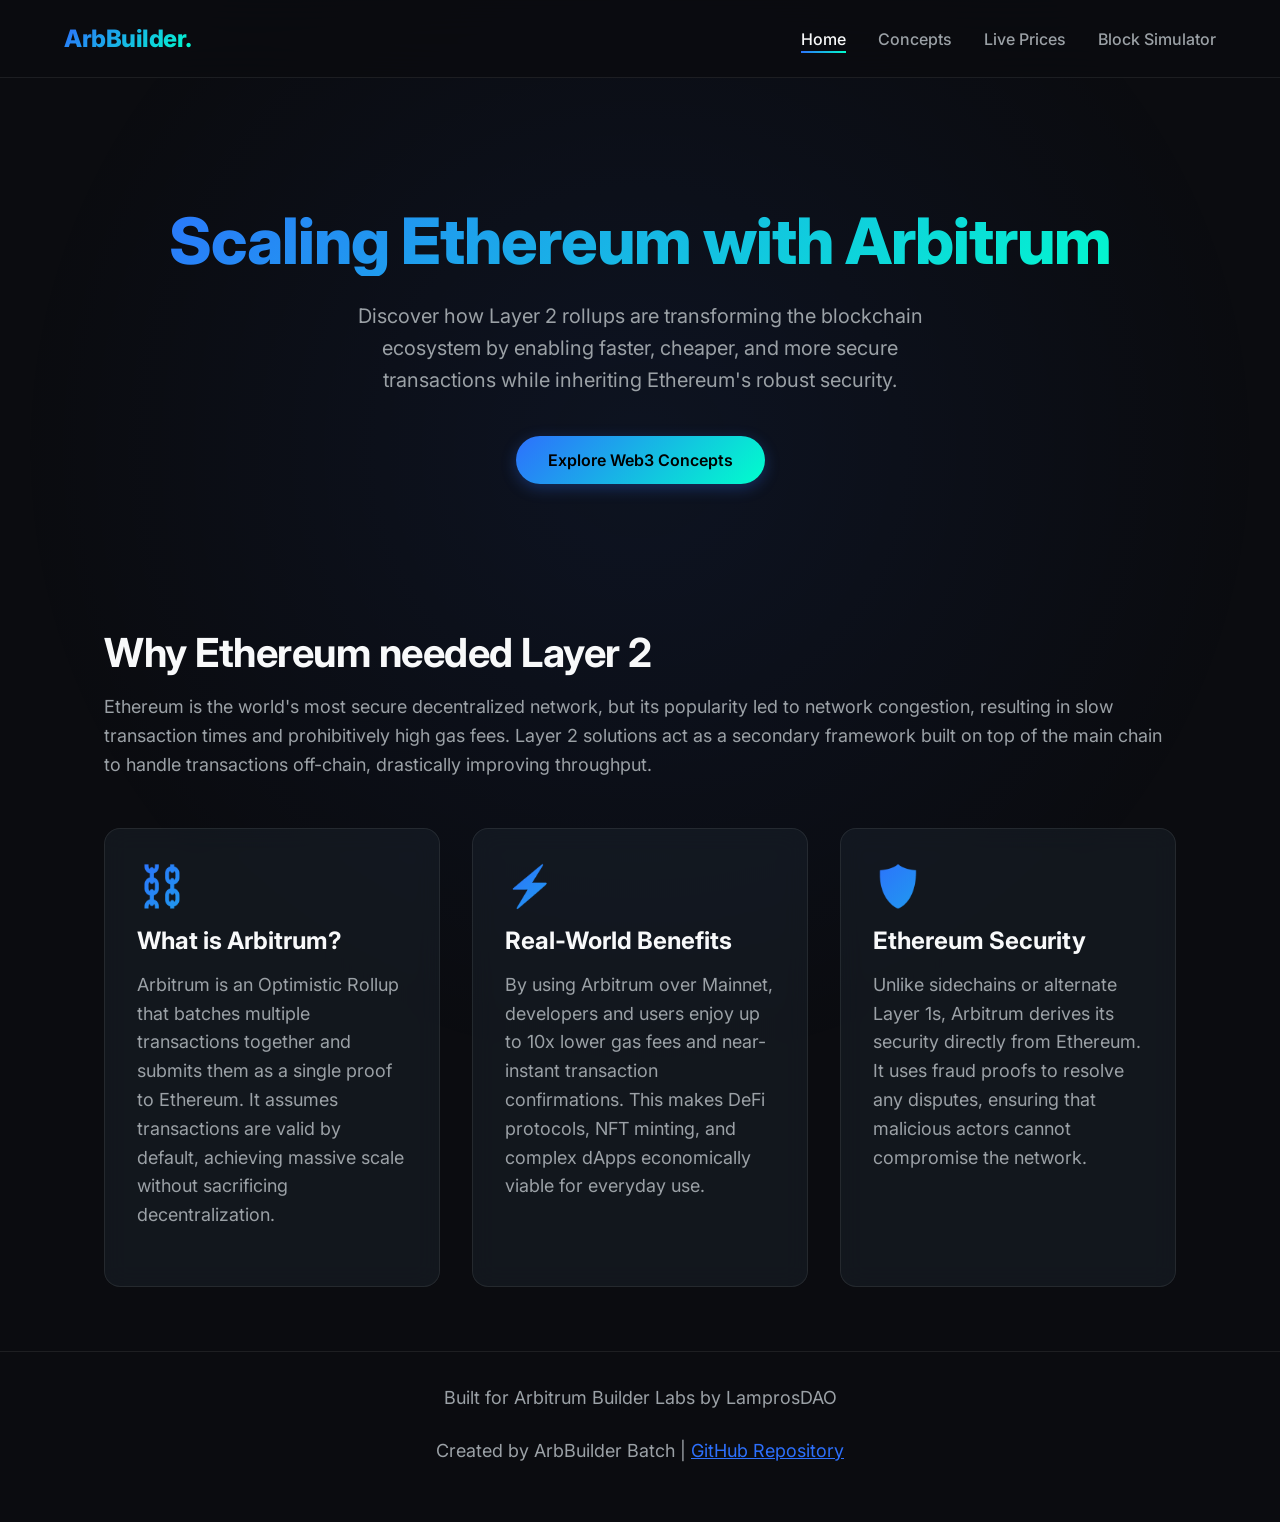
<file: index.html>
<!DOCTYPE html>
<html lang="en">
<head>
    <meta charset="UTF-8">
    <meta name="viewport" content="width=device-width, initial-scale=1.0">
    <title>Arbitrum Builder Labs | Web3 Intro</title>
    <meta name="description" content="A cohesive introduction to Arbitrum, Web3 concepts, live prices, and blockchain simulation.">
    <link rel="stylesheet" href="style.css">
</head>
<body>

    <!-- Navigation -->
    <nav>
        <a href="index.html" class="logo">ArbBuilder.</a>
        <div class="nav-links">
            <a href="index.html">Home</a>
            <a href="concepts.html">Concepts</a>
            <a href="prices.html">Live Prices</a>
            <a href="simulator.html">Block Simulator</a>
        </div>
    </nav>

    <!-- Main Content -->
    <main>
        <section class="hero">
            <h1 class="gradient-text">Scaling Ethereum with Arbitrum</h1>
            <p>Discover how Layer 2 rollups are transforming the blockchain ecosystem by enabling faster, cheaper, and more secure transactions while inheriting Ethereum's robust security.</p>
            <a href="concepts.html" class="btn btn-primary">Explore Web3 Concepts</a>
        </section>

        <section class="features">
            <h2>Why Ethereum needed Layer 2</h2>
            <p>Ethereum is the world's most secure decentralized network, but its popularity led to network congestion, resulting in slow transaction times and prohibitively high gas fees. Layer 2 solutions act as a secondary framework built on top of the main chain to handle transactions off-chain, drastically improving throughput.</p>

            <div class="grid">
                <div class="card glass">
                    <div class="feature-icon">⛓️</div>
                    <h3>What is Arbitrum?</h3>
                    <p>Arbitrum is an Optimistic Rollup that batches multiple transactions together and submits them as a single proof to Ethereum. It assumes transactions are valid by default, achieving massive scale without sacrificing decentralization.</p>
                </div>

                <div class="card glass">
                    <div class="feature-icon">⚡</div>
                    <h3>Real-World Benefits</h3>
                    <p>By using Arbitrum over Mainnet, developers and users enjoy up to 10x lower gas fees and near-instant transaction confirmations. This makes DeFi protocols, NFT minting, and complex dApps economically viable for everyday use.</p>
                </div>

                <div class="card glass">
                    <div class="feature-icon">🛡️</div>
                    <h3>Ethereum Security</h3>
                    <p>Unlike sidechains or alternate Layer 1s, Arbitrum derives its security directly from Ethereum. It uses fraud proofs to resolve any disputes, ensuring that malicious actors cannot compromise the network.</p>
                </div>
            </div>
        </section>
    </main>

    <!-- Footer -->
    <footer>
        <p>Built for Arbitrum Builder Labs by LamprosDAO</p>
        <p>Created by ArbBuilder Batch | <a href="https://github.com" target="_blank" style="color: var(--primary);">GitHub Repository</a></p>
    </footer>

    <script src="script.js"></script>
</body>
</html>
</file>
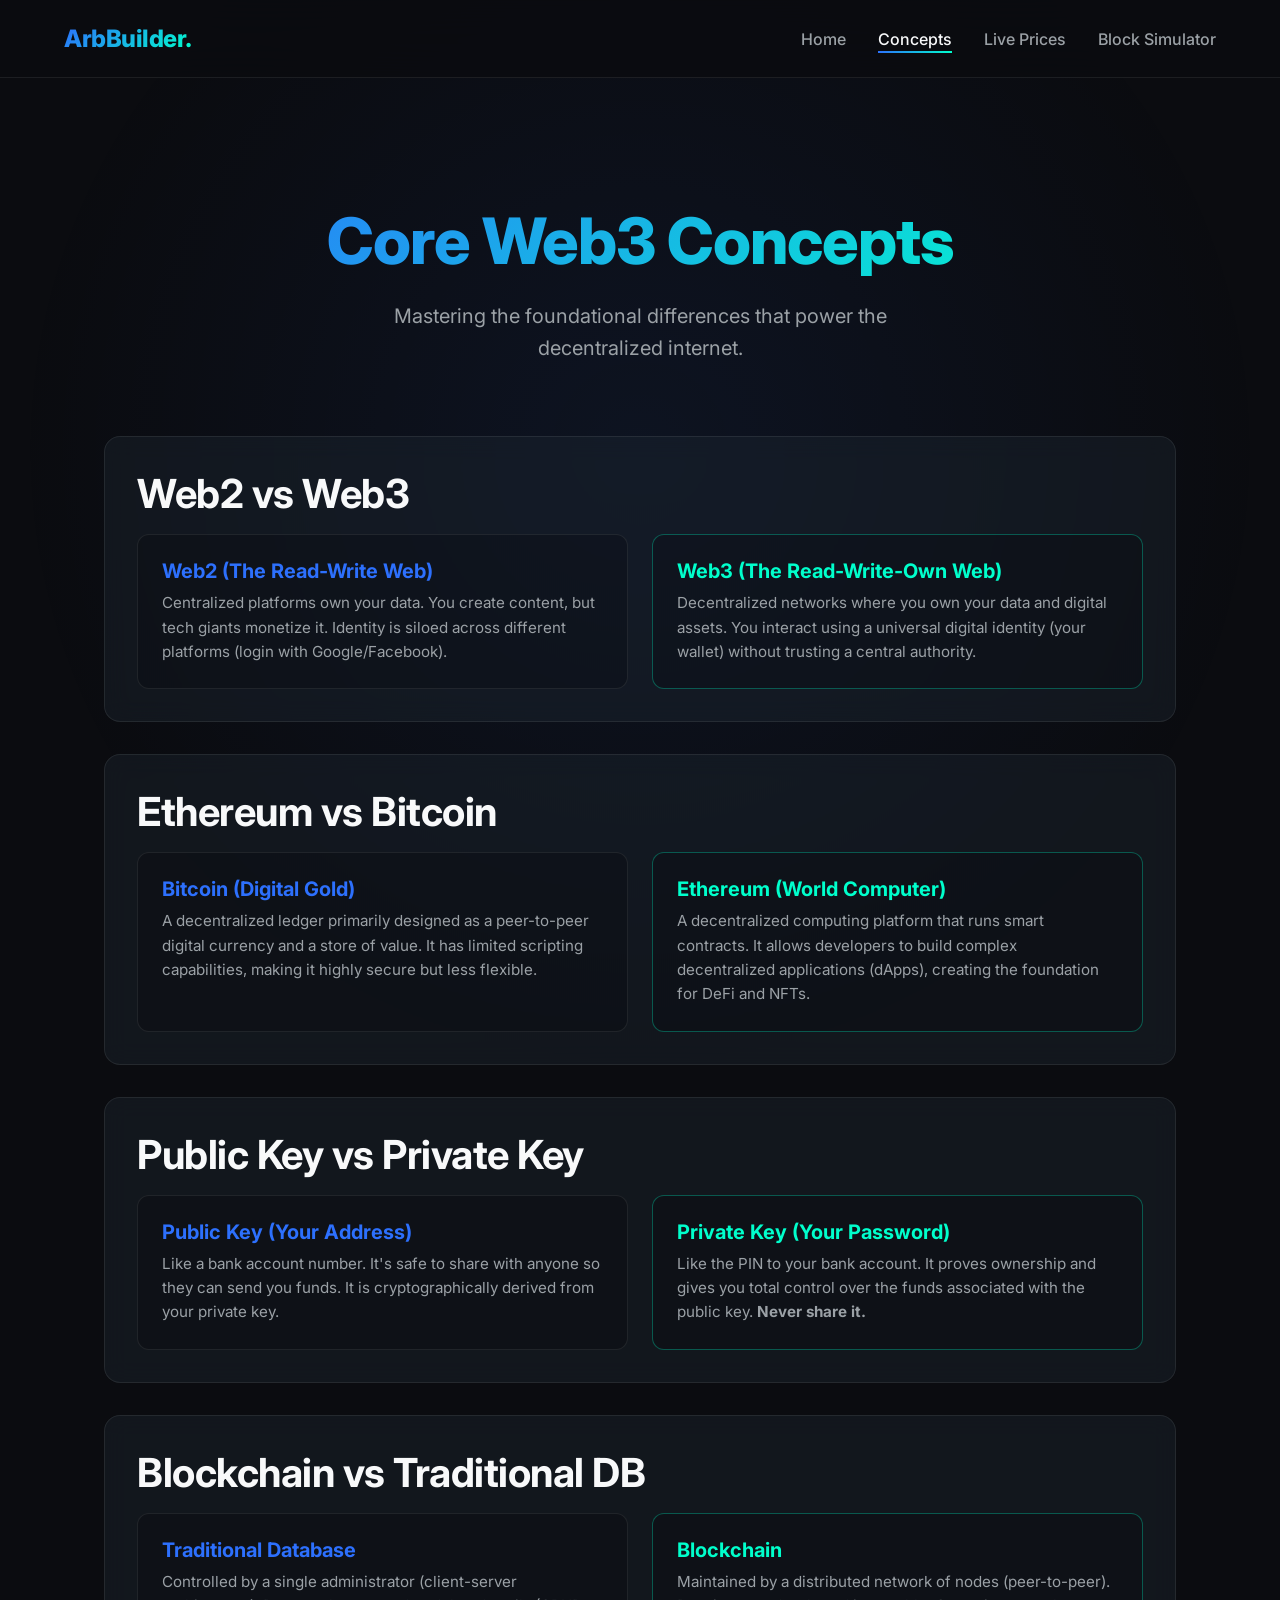
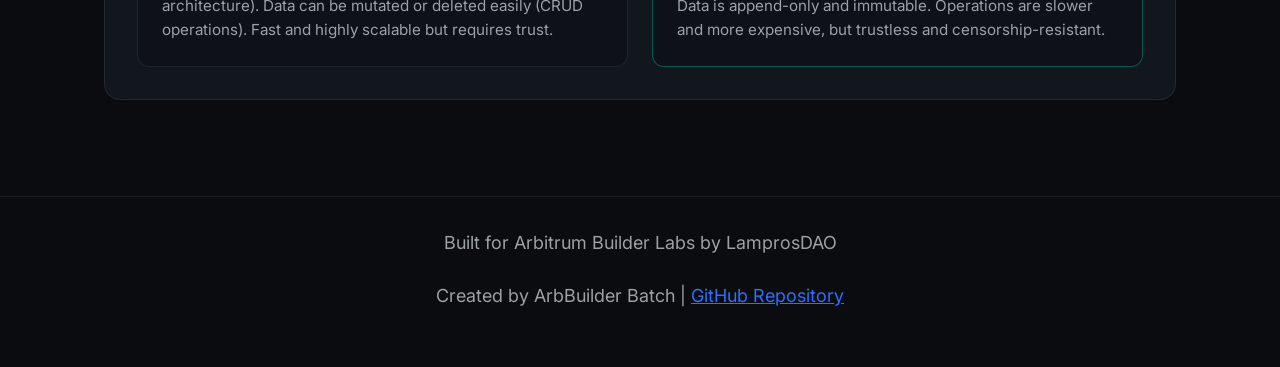
<file: concepts.html>
<!DOCTYPE html>
<html lang="en">
<head>
    <meta charset="UTF-8">
    <meta name="viewport" content="width=device-width, initial-scale=1.0">
    <title>Arbitrum Builder Labs | Concepts</title>
    <meta name="description" content="Visual comparison cards covering core Web3 concepts like Web2 vs Web3, Ethereum vs Bitcoin, and more.">
    <link rel="stylesheet" href="style.css">
    <style>
        .comparison-grid {
            display: grid;
            grid-template-columns: 1fr 1fr;
            gap: 1.5rem;
            margin-top: 1rem;
        }
        
        .side {
            padding: 1.5rem;
            border-radius: 12px;
            background: rgba(0, 0, 0, 0.2);
            border: 1px solid var(--surface-border);
        }
        
        .side h4 {
            color: var(--primary);
            margin-bottom: 0.5rem;
            font-size: 1.25rem;
        }

        .side p {
            font-size: 0.95rem;
            margin-bottom: 0;
        }
        
        /* Mobile adjustments */
        @media (max-width: 768px) {
            .comparison-grid {
                grid-template-columns: 1fr;
            }
        }
    </style>
</head>
<body>

    <!-- Navigation -->
    <nav>
        <a href="index.html" class="logo">ArbBuilder.</a>
        <div class="nav-links">
            <a href="index.html">Home</a>
            <a href="concepts.html">Concepts</a>
            <a href="prices.html">Live Prices</a>
            <a href="simulator.html">Block Simulator</a>
        </div>
    </nav>

    <!-- Main Content -->
    <main>
        <section class="hero" style="padding-bottom: 2rem;">
            <h1 class="gradient-text">Core Web3 Concepts</h1>
            <p>Mastering the foundational differences that power the decentralized internet.</p>
        </section>

        <section>
            <!-- Concept 1 -->
            <div class="card glass" style="margin-bottom: 2rem;">
                <h2>Web2 vs Web3</h2>
                <div class="comparison-grid">
                    <div class="side">
                        <h4>Web2 (The Read-Write Web)</h4>
                        <p>Centralized platforms own your data. You create content, but tech giants monetize it. Identity is siloed across different platforms (login with Google/Facebook).</p>
                    </div>
                    <div class="side" style="border-color: rgba(0, 255, 204, 0.3);">
                        <h4 style="color: var(--secondary);">Web3 (The Read-Write-Own Web)</h4>
                        <p>Decentralized networks where you own your data and digital assets. You interact using a universal digital identity (your wallet) without trusting a central authority.</p>
                    </div>
                </div>
            </div>

            <!-- Concept 2 -->
            <div class="card glass" style="margin-bottom: 2rem;">
                <h2>Ethereum vs Bitcoin</h2>
                <div class="comparison-grid">
                    <div class="side">
                        <h4>Bitcoin (Digital Gold)</h4>
                        <p>A decentralized ledger primarily designed as a peer-to-peer digital currency and a store of value. It has limited scripting capabilities, making it highly secure but less flexible.</p>
                    </div>
                    <div class="side" style="border-color: rgba(0, 255, 204, 0.3);">
                        <h4 style="color: var(--secondary);">Ethereum (World Computer)</h4>
                        <p>A decentralized computing platform that runs smart contracts. It allows developers to build complex decentralized applications (dApps), creating the foundation for DeFi and NFTs.</p>
                    </div>
                </div>
            </div>

            <!-- Concept 3 -->
            <div class="card glass" style="margin-bottom: 2rem;">
                <h2>Public Key vs Private Key</h2>
                <div class="comparison-grid">
                    <div class="side">
                        <h4>Public Key (Your Address)</h4>
                        <p>Like a bank account number. It's safe to share with anyone so they can send you funds. It is cryptographically derived from your private key.</p>
                    </div>
                    <div class="side" style="border-color: rgba(0, 255, 204, 0.3);">
                        <h4 style="color: var(--secondary);">Private Key (Your Password)</h4>
                        <p>Like the PIN to your bank account. It proves ownership and gives you total control over the funds associated with the public key. <strong>Never share it.</strong></p>
                    </div>
                </div>
            </div>

            <!-- Concept 4 -->
            <div class="card glass" style="margin-bottom: 2rem;">
                <h2>Blockchain vs Traditional DB</h2>
                <div class="comparison-grid">
                    <div class="side">
                        <h4>Traditional Database</h4>
                        <p>Controlled by a single administrator (client-server architecture). Data can be mutated or deleted easily (CRUD operations). Fast and highly scalable but requires trust.</p>
                    </div>
                    <div class="side" style="border-color: rgba(0, 255, 204, 0.3);">
                        <h4 style="color: var(--secondary);">Blockchain</h4>
                        <p>Maintained by a distributed network of nodes (peer-to-peer). Data is append-only and immutable. Operations are slower and more expensive, but trustless and censorship-resistant.</p>
                    </div>
                </div>
            </div>
        </section>
    </main>

    <!-- Footer -->
    <footer>
        <p>Built for Arbitrum Builder Labs by LamprosDAO</p>
        <p>Created by ArbBuilder Batch | <a href="https://github.com" target="_blank" style="color: var(--primary);">GitHub Repository</a></p>
    </footer>

    <script src="script.js"></script>
</body>
</html>
</file>
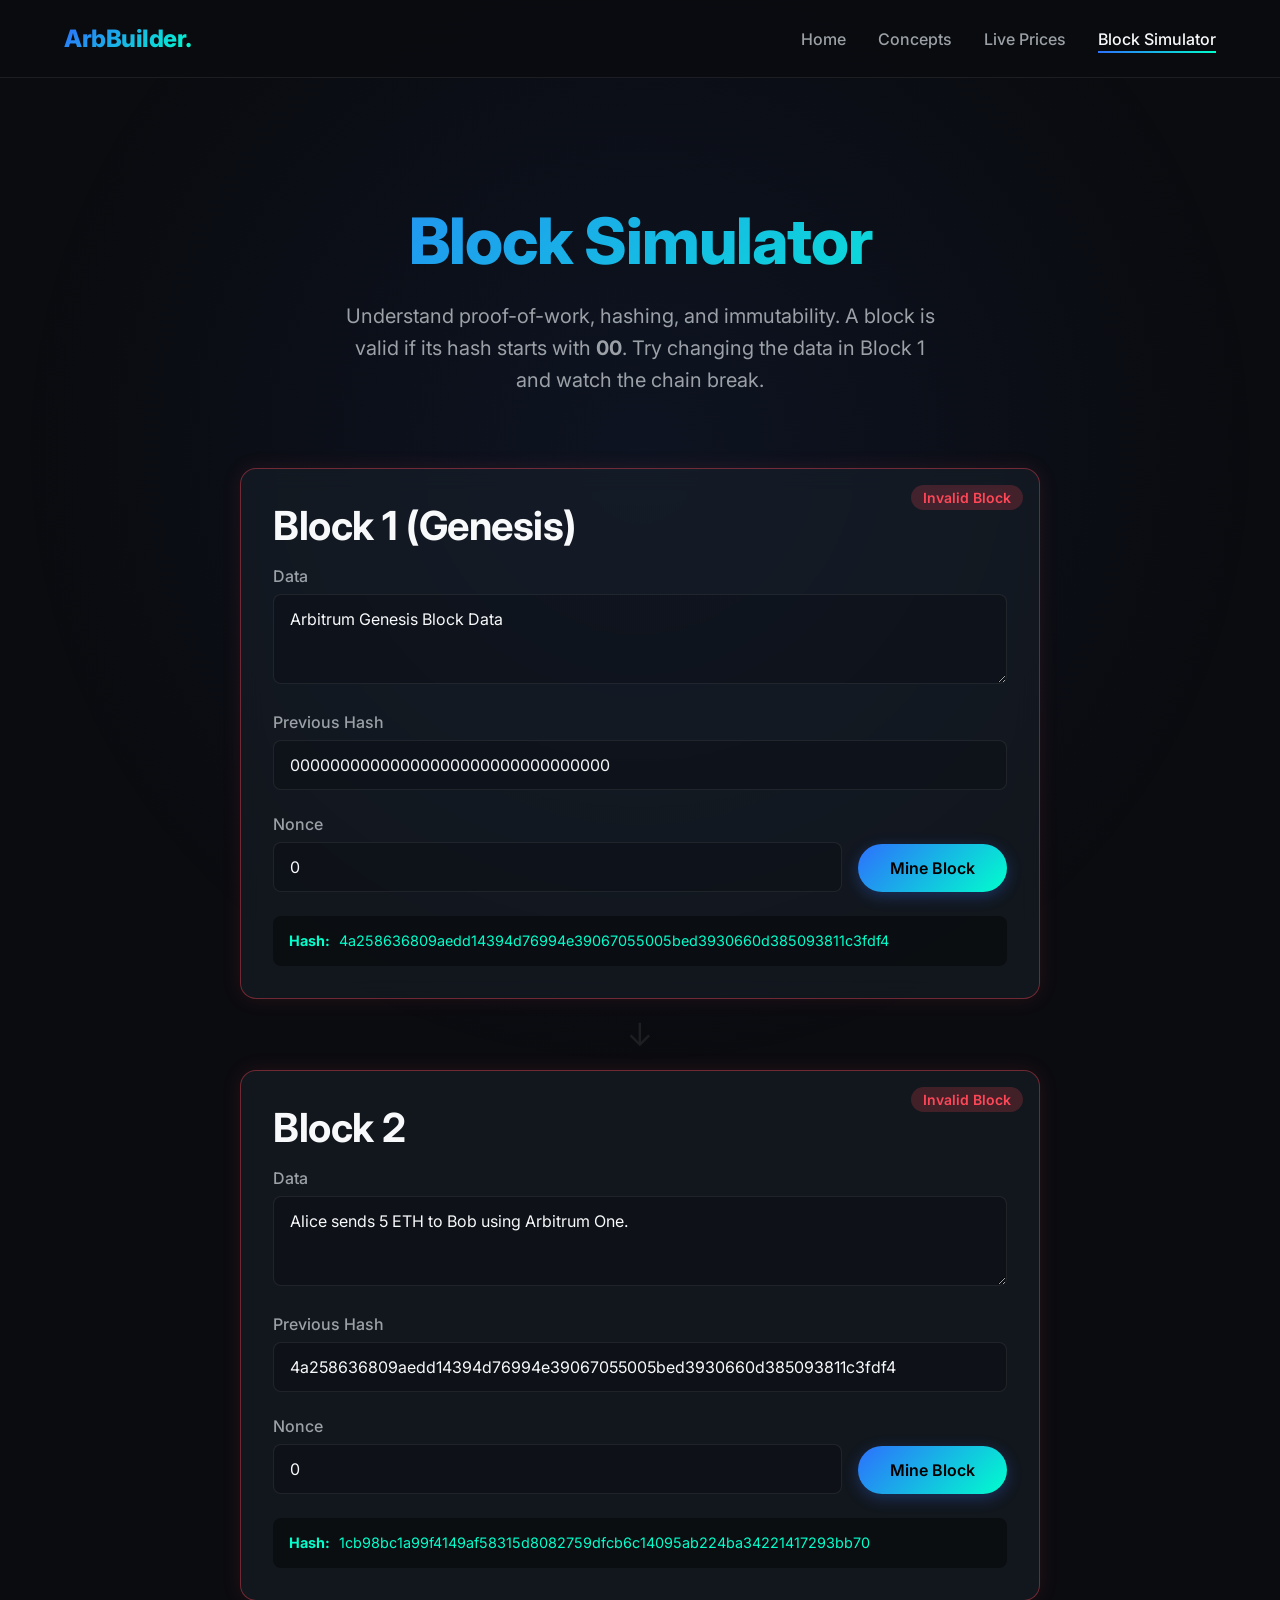
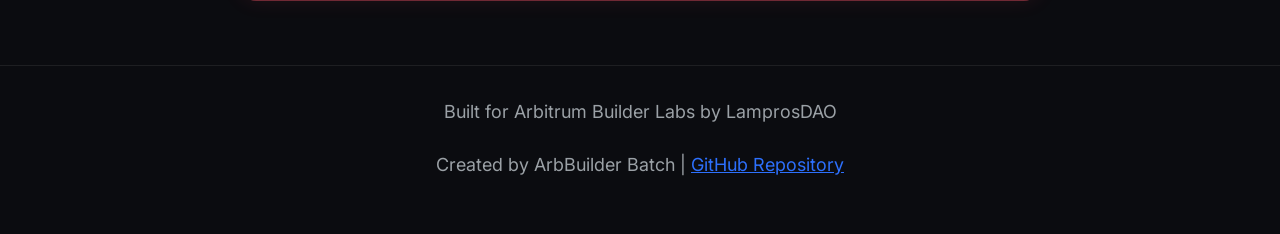
<file: simulator.html>
<!DOCTYPE html>
<html lang="en">
<head>
    <meta charset="UTF-8">
    <meta name="viewport" content="width=device-width, initial-scale=1.0">
    <title>Arbitrum Builder Labs | Block Simulator</title>
    <meta name="description" content="Interactive block mining simulator demonstrating hashing, nonces, and chain immutability.">
    <link rel="stylesheet" href="style.css">
</head>
<body>

    <!-- Navigation -->
    <nav>
        <a href="index.html" class="logo">ArbBuilder.</a>
        <div class="nav-links">
            <a href="index.html">Home</a>
            <a href="concepts.html">Concepts</a>
            <a href="prices.html">Live Prices</a>
            <a href="simulator.html">Block Simulator</a>
        </div>
    </nav>

    <!-- Main Content -->
    <main>
        <section class="hero" style="padding-bottom: 2rem;">
            <h1 class="gradient-text">Block Simulator</h1>
            <p>Understand proof-of-work, hashing, and immutability. A block is valid if its hash starts with <strong>00</strong>. Try changing the data in Block 1 and watch the chain break.</p>
        </section>

        <section class="simulator-container">
            <!-- Block 1 -->
            <div class="card glass block valid" id="block1">
                <span class="status-badge" id="block1-status">Valid Block</span>
                <h2>Block 1 (Genesis)</h2>
                
                <div class="input-group">
                    <label for="block1-data">Data</label>
                    <textarea id="block1-data" rows="3">Arbitrum Genesis Block Data</textarea>
                </div>
                
                <div class="input-group">
                    <label for="block1-prev">Previous Hash</label>
                    <input type="text" id="block1-prev" value="00000000000000000000000000000000" disabled>
                </div>
                
                <div class="input-group" style="display: flex; gap: 1rem; align-items: flex-end;">
                    <div style="flex: 1;">
                        <label for="block1-nonce">Nonce</label>
                        <input type="number" id="block1-nonce" value="0">
                    </div>
                    <button class="btn btn-primary" id="block1-mine">Mine Block</button>
                </div>
                
                <div class="hash-output">
                    <strong>Hash:</strong> <span id="block1-hash">--</span>
                </div>
            </div>
            
            <div class="chain-link">↓</div>

            <!-- Block 2 -->
            <div class="card glass block valid" id="block2">
                <span class="status-badge" id="block2-status">Valid Block</span>
                <h2>Block 2</h2>
                
                <div class="input-group">
                    <label for="block2-data">Data</label>
                    <textarea id="block2-data" rows="3">Alice sends 5 ETH to Bob using Arbitrum One.</textarea>
                </div>
                
                <div class="input-group">
                    <label for="block2-prev">Previous Hash</label>
                    <input type="text" id="block2-prev" value="" disabled>
                </div>
                
                <div class="input-group" style="display: flex; gap: 1rem; align-items: flex-end;">
                    <div style="flex: 1;">
                        <label for="block2-nonce">Nonce</label>
                        <input type="number" id="block2-nonce" value="0">
                    </div>
                    <button class="btn btn-primary" id="block2-mine">Mine Block</button>
                </div>
                
                <div class="hash-output">
                    <strong>Hash:</strong> <span id="block2-hash">--</span>
                </div>
            </div>
        </section>
    </main>

    <!-- Footer -->
    <footer>
        <p>Built for Arbitrum Builder Labs by LamprosDAO</p>
        <p>Created by ArbBuilder Batch | <a href="https://github.com" target="_blank" style="color: var(--primary);">GitHub Repository</a></p>
    </footer>

    <script src="script.js"></script>
</body>
</html>
</file>
<file: style.css>
@import url('https://fonts.googleapis.com/css2?family=Inter:wght@300;400;500;600;700;800&display=swap');

:root {
  --bg-color: #0b0c10;
  --surface-color: rgba(31, 40, 51, 0.4);
  --surface-border: rgba(255, 255, 255, 0.08);
  --primary-glow: rgba(45, 112, 253, 0.5);
  --primary: #2d70fd;
  --secondary: #00ffcc;
  --text-main: #f8f9fa;
  --text-muted: #9ba1a6;
  --accent-gradient: linear-gradient(135deg, #2d70fd, #00ffcc);
  --danger: #ff4757;
  --success: #2ed573;
}

* {
  margin: 0;
  padding: 0;
  box-sizing: border-box;
  font-family: 'Inter', sans-serif;
}

body {
  background-color: var(--bg-color);
  color: var(--text-main);
  min-height: 100vh;
  display: flex;
  flex-direction: column;
  overflow-x: hidden;
  position: relative;
}

body::before {
  content: '';
  position: fixed;
  top: -50%;
  left: -50%;
  width: 200%;
  height: 200%;
  background: radial-gradient(circle at 50% 50%, var(--primary-glow) 0%, transparent 40%);
  opacity: 0.15;
  z-index: -1;
  pointer-events: none;
}

/* Glassmorphism Utilities */
.glass {
  background: var(--surface-color);
  backdrop-filter: blur(12px);
  -webkit-backdrop-filter: blur(12px);
  border: 1px solid var(--surface-border);
  border-radius: 16px;
}

/* Navigation */
nav {
  display: flex;
  justify-content: space-between;
  align-items: center;
  padding: 1.5rem 5%;
  position: sticky;
  top: 0;
  z-index: 100;
  background: rgba(11, 12, 16, 0.8);
  backdrop-filter: blur(20px);
  border-bottom: 1px solid var(--surface-border);
}

.logo {
  font-size: 1.5rem;
  font-weight: 800;
  background: var(--accent-gradient);
  -webkit-background-clip: text;
  -webkit-text-fill-color: transparent;
  text-decoration: none;
  letter-spacing: -0.5px;
}

.nav-links {
  display: flex;
  gap: 2rem;
}

.nav-links a {
  color: var(--text-muted);
  text-decoration: none;
  font-weight: 500;
  transition: all 0.3s ease;
  position: relative;
}

.nav-links a:hover,
.nav-links a.active {
  color: var(--text-main);
}

.nav-links a::after {
  content: '';
  position: absolute;
  width: 0;
  height: 2px;
  bottom: -4px;
  left: 0;
  background: var(--accent-gradient);
  transition: width 0.3s ease;
}

.nav-links a:hover::after,
.nav-links a.active::after {
  width: 100%;
}

/* Main Content Area */
main {
  flex: 1;
  padding: 4rem 5%;
  max-width: 1200px;
  margin: 0 auto;
  width: 100%;
}

/* Typography */
h1 {
  font-size: 4rem;
  line-height: 1.1;
  margin-bottom: 1.5rem;
  font-weight: 800;
  letter-spacing: -1px;
}

h2 {
  font-size: 2.5rem;
  margin-bottom: 1rem;
  font-weight: 700;
  letter-spacing: -0.5px;
}

p {
  color: var(--text-muted);
  line-height: 1.6;
  font-size: 1.125rem;
  margin-bottom: 1.5rem;
}

.gradient-text {
  background: var(--accent-gradient);
  -webkit-background-clip: text;
  -webkit-text-fill-color: transparent;
}

/* Buttons */
.btn {
  display: inline-block;
  padding: 0.875rem 2rem;
  border-radius: 50px;
  font-weight: 600;
  text-decoration: none;
  transition: all 0.3s ease;
  cursor: pointer;
  border: none;
  font-size: 1rem;
}

.btn-primary {
  background: var(--accent-gradient);
  color: #000;
  box-shadow: 0 4px 15px rgba(45, 112, 253, 0.3);
}

.btn-primary:hover {
  transform: translateY(-2px);
  box-shadow: 0 6px 20px rgba(45, 112, 253, 0.5);
}

.btn-secondary {
  background: transparent;
  color: var(--text-main);
  border: 1px solid var(--surface-border);
}

.btn-secondary:hover {
  background: rgba(255, 255, 255, 0.05);
  transform: translateY(-2px);
}

/* Cards (Concepts & Prices) */
.grid {
  display: grid;
  grid-template-columns: repeat(auto-fit, minmax(300px, 1fr));
  gap: 2rem;
  margin-top: 3rem;
}

.card {
  padding: 2rem;
  transition: transform 0.3s ease, box-shadow 0.3s ease;
}

.card:hover {
  transform: translateY(-5px);
  box-shadow: 0 10px 30px rgba(0, 0, 0, 0.5);
  border-color: rgba(255, 255, 255, 0.15);
}

.card h3 {
  font-size: 1.5rem;
  margin-bottom: 1rem;
  color: var(--text-main);
}

/* Specific Adjustments */
.hero {
  text-align: center;
  padding: 4rem 0;
}

.hero p {
  max-width: 600px;
  margin: 0 auto 2.5rem;
  font-size: 1.25rem;
}

.features {
  margin-top: 5rem;
}

.feature-icon {
  font-size: 2.5rem;
  margin-bottom: 1rem;
  background: var(--accent-gradient);
  -webkit-background-clip: text;
  -webkit-text-fill-color: transparent;
}

/* Price Dashboard Specific */
.price-card {
  display: flex;
  flex-direction: column;
  align-items: center;
  text-align: center;
}

.price-card img {
  width: 64px;
  height: 64px;
  margin-bottom: 1rem;
}

.price {
  font-size: 2.5rem;
  font-weight: 700;
  margin: 0.5rem 0;
}

.change {
  display: flex;
  align-items: center;
  gap: 0.5rem;
  font-weight: 600;
}

.change.up { color: var(--success); }
.change.down { color: var(--danger); }

.refresh-container {
  display: flex;
  justify-content: flex-end;
  margin-bottom: 2rem;
}

/* Simulator Specific */
.simulator-container {
  display: flex;
  flex-direction: column;
  gap: 2rem;
  max-width: 800px;
  margin: 0 auto;
}

.block {
  padding: 2rem;
  position: relative;
  transition: all 0.3s ease;
}

.block.valid {
  border-color: rgba(46, 213, 115, 0.4);
  box-shadow: 0 0 20px rgba(46, 213, 115, 0.1);
}

.block.invalid {
  border-color: rgba(255, 71, 87, 0.4);
  box-shadow: 0 0 20px rgba(255, 71, 87, 0.1);
}

.status-badge {
  position: absolute;
  top: 1rem;
  right: 1rem;
  padding: 0.25rem 0.75rem;
  border-radius: 50px;
  font-size: 0.875rem;
  font-weight: 600;
}

.valid .status-badge {
  background: rgba(46, 213, 115, 0.2);
  color: var(--success);
}

.invalid .status-badge {
  background: rgba(255, 71, 87, 0.2);
  color: var(--danger);
}

.input-group {
  margin-bottom: 1.5rem;
}

.input-group label {
  display: block;
  margin-bottom: 0.5rem;
  font-weight: 500;
  color: var(--text-muted);
}

input[type="text"],
input[type="number"],
textarea {
  width: 100%;
  padding: 0.875rem 1rem;
  border-radius: 8px;
  background: rgba(0, 0, 0, 0.2);
  border: 1px solid var(--surface-border);
  color: var(--text-main);
  font-size: 1rem;
  font-family: 'Inter', monospace;
  transition: border-color 0.3s;
}

input:focus,
textarea:focus {
  outline: none;
  border-color: var(--primary);
}

.hash-output {
  background: rgba(0, 0, 0, 0.4);
  padding: 1rem;
  border-radius: 8px;
  font-family: monospace;
  word-break: break-all;
  margin-top: 1rem;
  font-size: 0.9rem;
  color: var(--secondary);
}

.chain-link {
  display: flex;
  justify-content: center;
  color: var(--surface-border);
  font-size: 2rem;
  margin: -1rem 0;
  z-index: 10;
}

/* Footer */
footer {
  text-align: center;
  padding: 2rem;
  border-top: 1px solid var(--surface-border);
  margin-top: auto;
  color: var(--text-muted);
}

/* Loader */
.loader {
  border: 3px solid rgba(255, 255, 255, 0.1);
  border-radius: 50%;
  border-top: 3px solid var(--primary);
  width: 24px;
  height: 24px;
  animation: spin 1s linear infinite;
  display: inline-block;
  margin-left: 10px;
  vertical-align: middle;
}

@keyframes spin {
  0% { transform: rotate(0deg); }
  100% { transform: rotate(360deg); }
}

/* Responsive */
@media (max-width: 768px) {
  h1 { font-size: 2.5rem; }
  h2 { font-size: 2rem; }
  .nav-links { display: none; /* Add a hamburger menu in real scenario, keeping it simple for now */ }
}
</file>
